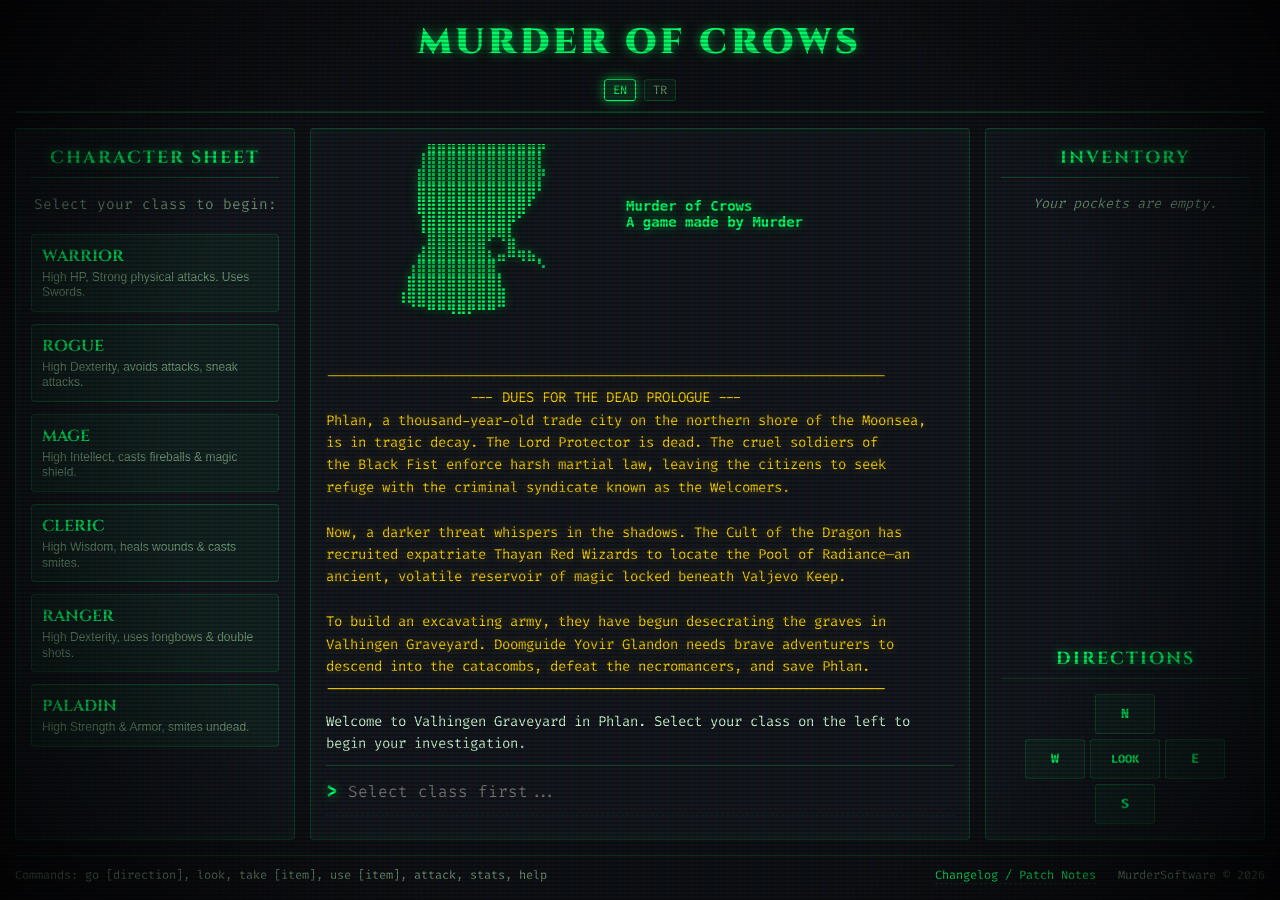
<file: index.html>
<!DOCTYPE html>
<html lang="en">
<head>
    <meta charset="UTF-8">
    <meta name="viewport" content="width=device-width, initial-scale=1.0">
    <title>Murder of Crows</title>
    <link rel="stylesheet" href="styles.css">
    <link rel="preconnect" href="https://fonts.googleapis.com">
    <link rel="preconnect" href="https://fonts.gstatic.com" crossorigin>
    <link href="https://fonts.googleapis.com/css2?family=Fira+Code:wght@400;500;700&family=Cinzel:wght@500;700;900&display=swap" rel="stylesheet">
</head>
<body>
    <div class="crt-overlay"></div>
    <div class="scanlines"></div>

    <div class="app-container">
        <!-- Header -->
        <header class="game-header">
            <h1 class="glow-title" id="game-title">MURDER OF CROWS</h1>
            <div class="lang-toggle-container">
                <button class="lang-btn active" id="lang-en" onclick="setLanguage('en')">EN</button>
                <button class="lang-btn" id="lang-tr" onclick="setLanguage('tr')">TR</button>
            </div>
            <div class="header-decor"></div>
        </header>

        <div class="game-layout">
            <!-- Left Sidebar: Character Sheet -->
            <aside class="sidebar character-sheet" id="char-sheet-panel">
                <h2 class="panel-title" data-translate="char_sheet">CHARACTER SHEET</h2>
                <div class="char-class-select" id="class-select-screen">
                    <p class="select-instruction" data-translate="select_class_instr">Select your class to begin:</p>
                    <button class="class-btn warrior-btn" onclick="selectClass('Warrior')">
                        <span class="class-title" data-translate="class_warrior_title">WARRIOR</span>
                        <span class="class-desc" data-translate="class_warrior_desc">High HP, Strong physical attacks. Uses Swords.</span>
                    </button>
                    <button class="class-btn rogue-btn" onclick="selectClass('Rogue')">
                        <span class="class-title" data-translate="class_rogue_title">ROGUE</span>
                        <span class="class-desc" data-translate="class_rogue_desc">High Dexterity, avoids attacks, sneak attacks.</span>
                    </button>
                    <button class="class-btn mage-btn" onclick="selectClass('Mage')">
                        <span class="class-title" data-translate="class_mage_title">MAGE</span>
                        <span class="class-desc" data-translate="class_mage_desc">High Intellect, casts fireballs & magic shield.</span>
                    </button>
                    <button class="class-btn cleric-btn" onclick="selectClass('Cleric')">
                        <span class="class-title" data-translate="class_cleric_title">CLERIC</span>
                        <span class="class-desc" data-translate="class_cleric_desc">High Wisdom, heals wounds & casts smites.</span>
                    </button>
                    <button class="class-btn ranger-btn" onclick="selectClass('Ranger')">
                        <span class="class-title" data-translate="class_ranger_title">RANGER</span>
                        <span class="class-desc" data-translate="class_ranger_desc">High Dexterity, uses longbows & double shots.</span>
                    </button>
                    <button class="class-btn paladin-btn" onclick="selectClass('Paladin')">
                        <span class="class-title" data-translate="class_paladin_title">PALADIN</span>
                        <span class="class-desc" data-translate="class_paladin_desc">High Strength & Armor, smites undead.</span>
                    </button>
                </div>

                <div class="char-details hidden" id="char-stats-info">
                    <div class="stat-group">
                        <span class="stat-label" data-translate="name_lbl">NAME:</span>
                        <span class="stat-value" id="stat-name">Hero</span>
                    </div>
                    <div class="stat-group">
                        <span class="stat-label" data-translate="class_lbl">CLASS:</span>
                        <span class="stat-value text-accent" id="stat-class">Warrior</span>
                    </div>
                    <div class="stat-group">
                        <span class="stat-label" data-translate="level_lbl">LEVEL:</span>
                        <span class="stat-value" id="stat-level">1</span>
                    </div>
                    <div class="stat-group">
                        <span class="stat-label" data-translate="xp_lbl">XP:</span>
                        <span class="stat-value" id="stat-xp">0 / 100</span>
                    </div>
                    
                    <div class="separator"></div>
                    
                    <div class="stat-bar-container">
                        <div class="stat-bar-label">HP: <span id="hp-text">20/20</span></div>
                        <div class="progress-bar">
                            <div class="progress-fill hp-fill" id="hp-bar" style="width: 100%"></div>
                        </div>
                    </div>

                    <div class="separator"></div>

                    <div class="stat-grid">
                        <div class="stat-box">
                            <span class="box-label">STR</span>
                            <span class="box-val" id="stat-str">15</span>
                        </div>
                        <div class="stat-box">
                            <span class="box-label">DEX</span>
                            <span class="box-val" id="stat-dex">12</span>
                        </div>
                        <div class="stat-box">
                            <span class="box-label">INT</span>
                            <span class="box-val" id="stat-int">10</span>
                        </div>
                        <div class="stat-box">
                            <span class="box-label">AC</span>
                            <span class="box-val" id="stat-ac">14</span>
                        </div>
                    </div>

                    <div class="separator"></div>

                    <h3 class="panel-sub-title" data-translate="equipped_lbl">EQUIPPED</h3>
                    <div class="stat-group">
                        <span class="stat-label" data-translate="wear_weapon">WEAPON:</span>
                        <span class="stat-value text-accent" id="wear-weapon">Fists</span>
                    </div>
                    <div class="stat-group">
                        <span class="stat-label" data-translate="wear_armor">ARMOR:</span>
                        <span class="stat-value" id="wear-armor">Leather Armor</span>
                    </div>
                    <div class="stat-group">
                        <span class="stat-label" data-translate="wear_gear">GEAR:</span>
                        <span class="stat-value" id="wear-gear">None</span>
                    </div>
                    <div class="stat-group">
                        <span class="stat-label" data-translate="wear_allies">ALLIES:</span>
                        <span class="stat-value text-gold" id="wear-allies">None</span>
                    </div>

                    <div class="separator"></div>
                    
                    <div class="stat-group">
                        <span class="stat-label" data-translate="gold_lbl">GOLD:</span>
                        <span class="stat-value text-gold" id="stat-gold">10 GP</span>
                    </div>
                </div>
            </aside>

            <!-- Main Area: The Console/Terminal -->
            <main class="console-container">
                <div class="console-screen" id="console-output">
                    <!-- Boot Sequence loaded dynamically in game.js -->
                </div>

                <div class="input-line-container">
                    <span class="prompt-symbol">&gt;</span>
                    <input type="text" id="console-input" autofocus autocomplete="off" disabled placeholder="Select class first...">
                </div>

                <!-- Suggestion Chips for easy interaction -->
                <div class="suggestion-chips" id="action-chips">
                    <!-- Will be populated dynamically based on context -->
                </div>
            </main>

            <!-- Right Sidebar: Inventory & Actions -->
            <aside class="sidebar inventory-panel">
                <h2 class="panel-title" data-translate="inventory_lbl">INVENTORY</h2>
                <div class="inventory-container" id="inventory-list">
                    <p class="empty-inventory-msg">Your pockets are empty.</p>
                </div>
                
                <h2 class="panel-title margin-top" data-translate="directions_lbl">DIRECTIONS</h2>
                <div class="direction-pad">
                    <button class="dir-btn" onclick="handleDirectionClick('north')">N</button>
                    <div class="dir-row">
                        <button class="dir-btn" onclick="handleDirectionClick('west')">W</button>
                        <button class="dir-btn center-btn" onclick="handleDirectionClick('look')">LOOK</button>
                        <button class="dir-btn" onclick="handleDirectionClick('east')">E</button>
                    </div>
                    <button class="dir-btn" onclick="handleDirectionClick('south')">S</button>
                </div>
            </aside>
        </div>

        <footer class="game-footer">
            <span id="footer-cmds" data-translate="footer_commands">Commands: go [direction], look, take [item], use [item], attack, stats, help</span>
            <div>
                <a href="changelog.html" data-translate="changelog_link" class="changelog-footer-link">Changelog / Patch Notes</a>
                <span>MurderSoftware &copy; 2026</span>
            </div>
        </footer>
    </div>

    <script src="utils.js"></script>
    <script src="art.js"></script>
    <script src="translations.js"></script>
    <script src="classes.js"></script>
    <script src="state.js"></script>
    <script src="dungeon.js"></script>
    <script src="ui.js"></script>
    <script src="combat.js"></script>
    <script src="savestate.js"></script>
    <script src="actions.js"></script>
    <script src="game.js"></script>
</body>
</html>
</file>
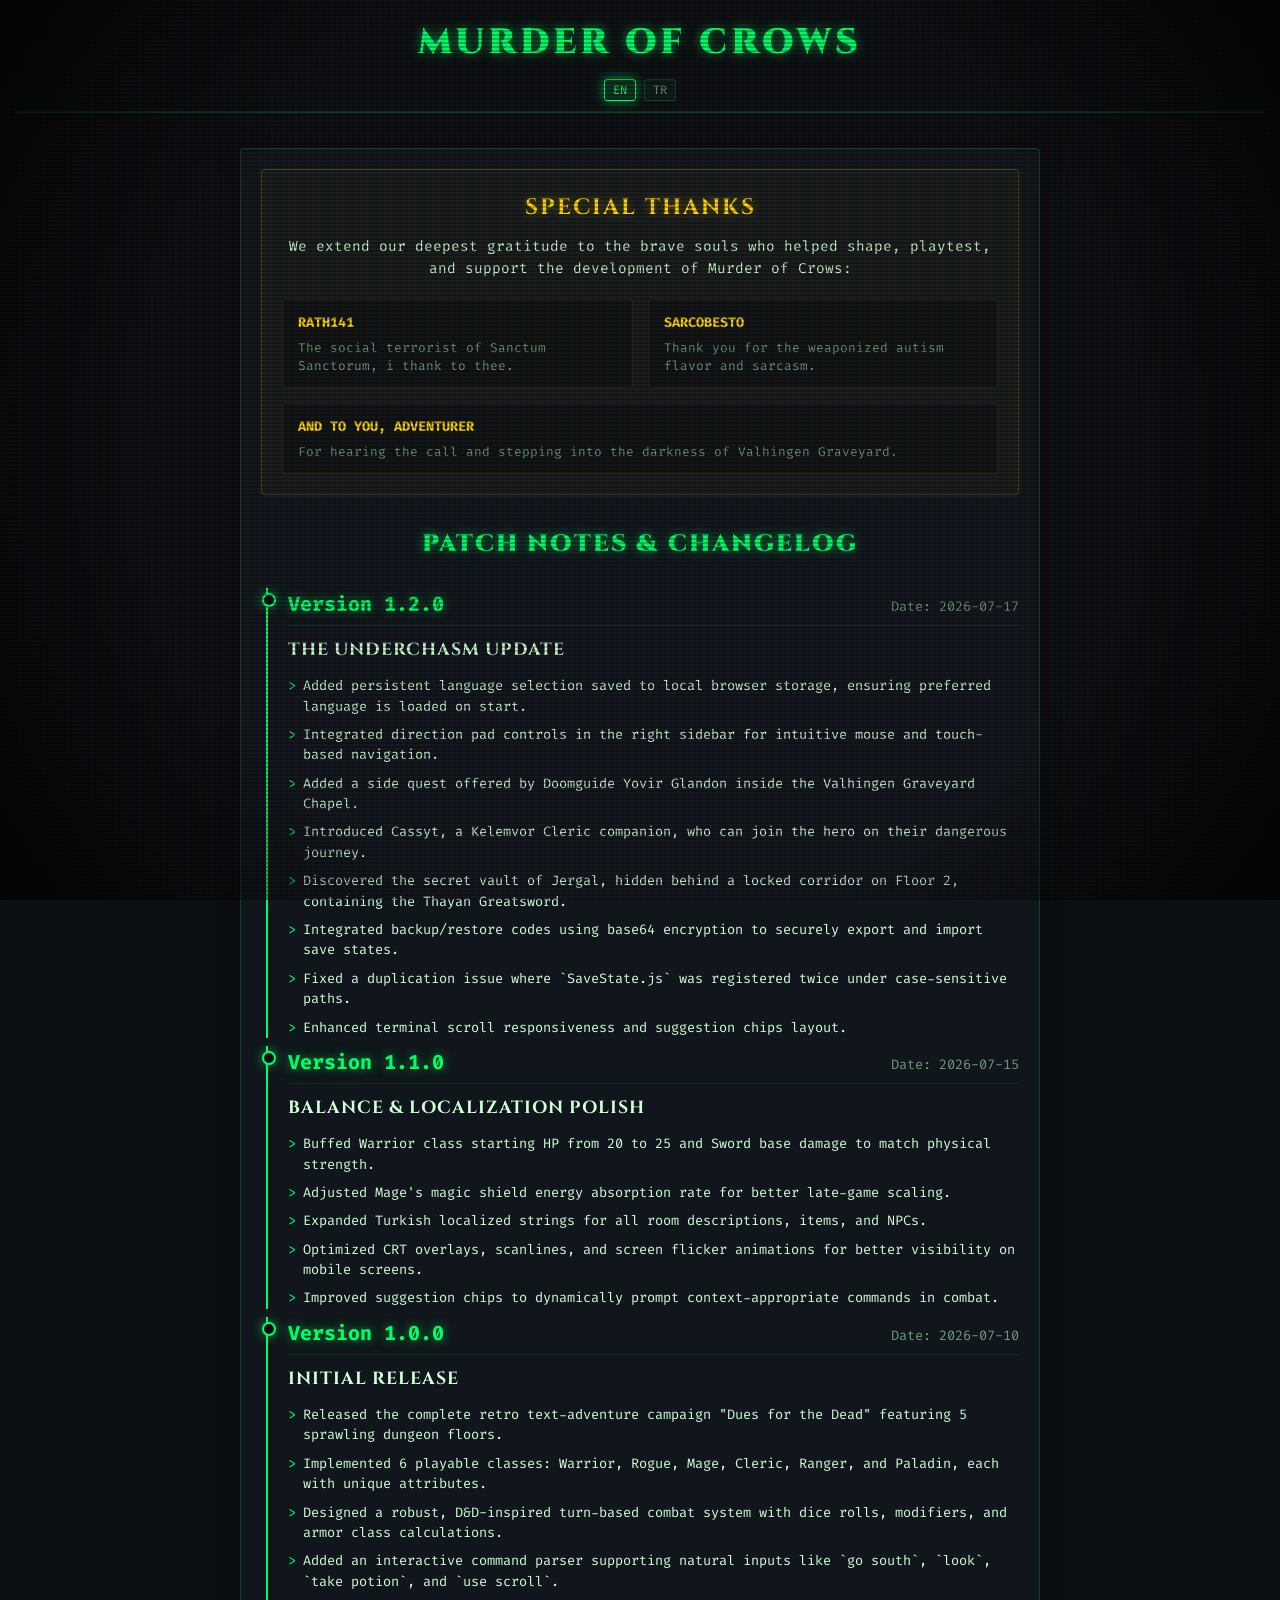
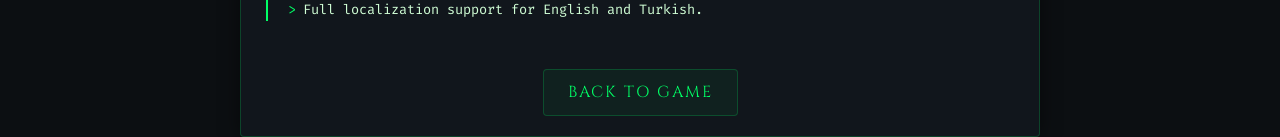
<file: changelog.html>
<!DOCTYPE html>
<html lang="en">
<head>
    <meta charset="UTF-8">
    <meta name="viewport" content="width=device-width, initial-scale=1.0">
    <title>Patch Notes & Changelog - Murder of Crows</title>
    <link rel="stylesheet" href="styles.css">
    <link rel="preconnect" href="https://fonts.googleapis.com">
    <link rel="preconnect" href="https://fonts.gstatic.com" crossorigin>
    <link href="https://fonts.googleapis.com/css2?family=Fira+Code:wght@400;500;700&family=Cinzel:wght@500;700;900&display=swap" rel="stylesheet">
    <style>
        body {
            overflow-y: auto; /* Allow scrolling for changelog content */
        }
        .changelog-container {
            max-width: 800px;
            margin: 20px auto;
            padding: 20px;
            background: var(--panel-bg);
            border: 1px solid var(--panel-border);
            border-radius: 4px;
            box-shadow: 0 0 20px rgba(0, 0, 0, 0.5);
            position: relative;
            z-index: 10;
        }
        .changelog-container:focus-within {
            border-color: var(--panel-border-focus);
        }
        .thanks-section {
            border: 1px solid rgba(255, 215, 0, 0.2);
            background: rgba(255, 215, 0, 0.03);
            padding: 20px;
            border-radius: 4px;
            margin-bottom: 30px;
            box-shadow: 0 0 10px rgba(255, 215, 0, 0.05);
        }
        .thanks-title {
            font-family: var(--font-header);
            color: var(--gold-color);
            text-shadow: var(--gold-glow);
            text-align: center;
            margin-bottom: 10px;
            letter-spacing: 2px;
            font-size: 1.4rem;
        }
        .thanks-desc {
            text-align: center;
            font-size: 0.9rem;
            color: var(--text-primary);
            margin-bottom: 20px;
            line-height: 1.5;
        }
        .thanks-grid {
            display: grid;
            grid-template-columns: 1fr;
            gap: 15px;
        }
        @media(min-width: 600px) {
            .thanks-grid {
                grid-template-columns: 1fr 1fr;
            }
            .thanks-full-width {
                grid-column: span 2;
            }
        }
        .thanks-item {
            background: rgba(12, 15, 18, 0.6);
            border: 1px solid rgba(255, 215, 0, 0.1);
            padding: 12px 15px;
            border-radius: 4px;
        }
        .thanks-item-title {
            color: var(--gold-color);
            font-weight: bold;
            font-size: 0.85rem;
            margin-bottom: 5px;
            text-transform: uppercase;
        }
        .thanks-item-desc {
            font-size: 0.8rem;
            color: var(--text-muted);
            line-height: 1.4;
        }
        .version-list {
            display: flex;
            flex-direction: column;
            gap: 30px;
        }
        .version-entry {
            border-left: 2px solid var(--accent-color);
            padding-left: 20px;
            margin-left: 5px;
            position: relative;
        }
        .version-entry::before {
            content: '';
            position: absolute;
            left: -6px;
            top: 5px;
            width: 10px;
            height: 10px;
            border-radius: 50%;
            background: var(--bg-color);
            border: 2px solid var(--accent-color);
            box-shadow: var(--accent-glow);
        }
        .version-header {
            display: flex;
            justify-content: space-between;
            align-items: baseline;
            flex-wrap: wrap;
            margin-bottom: 10px;
            border-bottom: 1px solid rgba(0, 255, 102, 0.1);
            padding-bottom: 5px;
        }
        .version-number {
            font-size: 1.25rem;
            font-weight: bold;
            color: var(--accent-color);
            text-shadow: var(--accent-glow);
        }
        .version-date {
            font-size: 0.85rem;
            color: var(--text-muted);
        }
        .version-title {
            font-family: var(--font-header);
            font-size: 1.1rem;
            color: var(--text-primary);
            margin: 5px 0 12px 0;
            letter-spacing: 1px;
        }
        .version-changes {
            list-style-type: none;
            padding-left: 0;
        }
        .version-changes li {
            position: relative;
            padding-left: 15px;
            margin-bottom: 8px;
            font-size: 0.85rem;
            line-height: 1.5;
        }
        .version-changes li::before {
            content: '>';
            position: absolute;
            left: 0;
            color: var(--accent-color);
        }
        .back-container {
            text-align: center;
            margin-top: 40px;
        }
        .back-btn {
            background: rgba(0, 255, 102, 0.05);
            border: 1px solid var(--panel-border);
            color: var(--accent-color);
            font-family: var(--font-header);
            font-size: 1rem;
            padding: 10px 24px;
            cursor: pointer;
            border-radius: 4px;
            text-decoration: none;
            display: inline-block;
            transition: all 0.15s ease;
            letter-spacing: 2px;
        }
        .back-btn:hover {
            background: rgba(0, 255, 102, 0.15);
            border-color: var(--accent-color);
            box-shadow: var(--accent-glow);
            text-shadow: var(--accent-glow);
        }
    </style>
</head>
<body>
    <div class="crt-overlay"></div>
    <div class="scanlines"></div>

    <div class="app-container">
        <!-- Header -->
        <header class="game-header">
            <h1 class="glow-title" id="game-title">MURDER OF CROWS</h1>
            <div class="lang-toggle-container">
                <button class="lang-btn" id="lang-en" onclick="setChangelogLanguage('en')">EN</button>
                <button class="lang-btn" id="lang-tr" onclick="setChangelogLanguage('tr')">TR</button>
            </div>
            <div class="header-decor"></div>
        </header>

        <!-- Changelog Core Content -->
        <div class="changelog-container">
            <!-- Special Thanks Section -->
            <section class="thanks-section">
                <h2 class="thanks-title" data-translate="special_thanks_title">SPECIAL THANKS</h2>
                <p class="thanks-desc" data-translate="special_thanks_subtitle">We extend our deepest gratitude to the brave souls who helped shape, playtest, and support the development of Murder of Crows:</p>
                <div class="thanks-grid">
                    <div class="thanks-item">
                        <div class="thanks-item-title" data-translate="thanks_playtesters_title">Rath141</div>
                        <div class="thanks-item-desc" data-translate="thanks_playtesters_desc">The social terrorist of Sanctum Sanctorum, i thank to thee.</div>
                    </div>
                    <div class="thanks-item">
                        <div class="thanks-item-title" data-translate="thanks_doomguides_title">Sarcobesto</div>
                        <div class="thanks-item-desc" data-translate="thanks_doomguides_desc">Thank you for the weaponized autism flavor and sarcasm.</div>
                    </div>
                    <div class="thanks-item thanks-full-width">
                        <div class="thanks-item-title" data-translate="thanks_adventurer_title">And to You, Adventurer</div>
                        <div class="thanks-item-desc" data-translate="thanks_adventurer_desc">For hearing the call and stepping into the darkness of Valhingen Graveyard.</div>
                    </div>
                </div>
            </section>

            <!-- Patch Notes Header -->
            <h2 class="glow-title" style="font-size: 1.5rem; text-align: center; margin-bottom: 25px; letter-spacing: 2px;" data-translate="changelog_title">PATCH NOTES & CHANGELOG</h2>

            <!-- Changelog Entries -->
            <div class="version-list">
                <!-- English Version Notes -->
                <div data-lang-section="en">
                    <!-- v1.2.0 -->
                    <div class="version-entry">
                        <div class="version-header">
                            <span class="version-number"><span data-translate="version">Version</span> 1.2.0</span>
                            <span class="version-date"><span data-translate="patch_date">Date</span>: 2026-07-17</span>
                        </div>
                        <h3 class="version-title">THE UNDERCHASM UPDATE</h3>
                        <ul class="version-changes">
                            <li>Added persistent language selection saved to local browser storage, ensuring preferred language is loaded on start.</li>
                            <li>Integrated direction pad controls in the right sidebar for intuitive mouse and touch-based navigation.</li>
                            <li>Added a side quest offered by Doomguide Yovir Glandon inside the Valhingen Graveyard Chapel.</li>
                            <li>Introduced Cassyt, a Kelemvor Cleric companion, who can join the hero on their dangerous journey.</li>
                            <li>Discovered the secret vault of Jergal, hidden behind a locked corridor on Floor 2, containing the Thayan Greatsword.</li>
                            <li>Integrated backup/restore codes using base64 encryption to securely export and import save states.</li>
                            <li>Fixed a duplication issue where `SaveState.js` was registered twice under case-sensitive paths.</li>
                            <li>Enhanced terminal scroll responsiveness and suggestion chips layout.</li>
                        </ul>
                    </div>

                    <!-- v1.1.0 -->
                    <div class="version-entry">
                        <div class="version-header">
                            <span class="version-number"><span data-translate="version">Version</span> 1.1.0</span>
                            <span class="version-date"><span data-translate="patch_date">Date</span>: 2026-07-15</span>
                        </div>
                        <h3 class="version-title">BALANCE & LOCALIZATION POLISH</h3>
                        <ul class="version-changes">
                            <li>Buffed Warrior class starting HP from 20 to 25 and Sword base damage to match physical strength.</li>
                            <li>Adjusted Mage's magic shield energy absorption rate for better late-game scaling.</li>
                            <li>Expanded Turkish localized strings for all room descriptions, items, and NPCs.</li>
                            <li>Optimized CRT overlays, scanlines, and screen flicker animations for better visibility on mobile screens.</li>
                            <li>Improved suggestion chips to dynamically prompt context-appropriate commands in combat.</li>
                        </ul>
                    </div>

                    <!-- v1.0.0 -->
                    <div class="version-entry">
                        <div class="version-header">
                            <span class="version-number"><span data-translate="version">Version</span> 1.0.0</span>
                            <span class="version-date"><span data-translate="patch_date">Date</span>: 2026-07-10</span>
                        </div>
                        <h3 class="version-title">INITIAL RELEASE</h3>
                        <ul class="version-changes">
                            <li>Released the complete retro text-adventure campaign "Dues for the Dead" featuring 5 sprawling dungeon floors.</li>
                            <li>Implemented 6 playable classes: Warrior, Rogue, Mage, Cleric, Ranger, and Paladin, each with unique attributes.</li>
                            <li>Designed a robust, D&D-inspired turn-based combat system with dice rolls, modifiers, and armor class calculations.</li>
                            <li>Added an interactive command parser supporting natural inputs like `go south`, `look`, `take potion`, and `use scroll`.</li>
                            <li>Full localization support for English and Turkish.</li>
                        </ul>
                    </div>
                </div>

                <!-- Turkish Version Notes -->
                <div data-lang-section="tr">
                    <!-- v1.2.0 -->
                    <div class="version-entry">
                        <div class="version-header">
                            <span class="version-number"><span data-translate="version">Sürüm</span> 1.2.0</span>
                            <span class="version-date"><span data-translate="patch_date">Tarih</span>: 2026-07-17</span>
                        </div>
                        <h3 class="version-title">YERALTI KANYONU GÜNCELLEMESİ</h3>
                        <ul class="version-changes">
                            <li>Tarayıcı yerel depolama alanına kaydedilen kalıcı dil seçimi eklendi, böylece tercih edilen dil başlangıçta otomatik olarak yüklenir.</li>
                            <li>Fare ve dokunmatik ekran tabanlı yönlendirme için sağ kenar çubuğuna yön pedi kontrolleri entegre edildi.</li>
                            <li>Valhingen Mezarlık Şapeli'ndeki Doomguide Yovir Glandon tarafından verilen yeni bir yan görev eklendi.</li>
                            <li>Kahramana tehlikeli yolculuğunda katılabilecek Kelemvor Cleric yoldaşı Cassyt oyuna dahil edildi.</li>
                            <li>Kat 2'deki kilitli bir koridorun arkasında gizlenmiş, Thayan Çift Elli Kılıcı içeren Jergal'ın gizli kasası keşfedildi.</li>
                            <li>Kayıtları güvenli bir şekilde dışa aktarmak ve içe aktarmak için base64 şifrelemeli yedekleme kodları entegre edildi.</li>
                            <li>`SaveState.js` dosyasının büyük-küçük harfe duyarlı yollar nedeniyle iki kez kaydedildiği bir çoğaltma sorunu giderildi.</li>
                            <li>Terminal kaydırma hassasiyeti ve önerilen komut butonlarının düzeni iyileştirildi.</li>
                        </ul>
                    </div>

                    <!-- v1.1.0 -->
                    <div class="version-entry">
                        <div class="version-header">
                            <span class="version-number"><span data-translate="version">Sürüm</span> 1.1.0</span>
                            <span class="version-date"><span data-translate="patch_date">Tarih</span>: 2026-07-15</span>
                        </div>
                        <h3 class="version-title">DENGELEME VE YERELLEŞTİRME CİLASI</h3>
                        <ul class="version-changes">
                            <li>Savaşçı sınıfının başlangıç canı (HP) 20'den 25'e yükseltildi ve kılıç hasarı fiziksel güçle eşleşecek şekilde artırıldı.</li>
                            <li>Büyücü'nün sihirli kalkanının emilim oranları, oyun sonu aşamaları için daha iyi ölçeklenecek şekilde ayarlandı.</li>
                            <li>Oda açıklamaları, eşyalar ve NPC'ler için Türkçe yerelleştirilmiş metinler genişletildi.</li>
                            <li>Mobil ekranlarda daha iyi okunabilirlik için CRT ekran efektleri, tarama çizgileri ve titreşim animasyonları optimize edildi.</li>
                            <li>Savaş sırasında duruma uygun komutları dinamik olarak gösteren öneri butonları iyileştirildi.</li>
                        </ul>
                    </div>

                    <!-- v1.0.0 -->
                    <div class="version-entry">
                        <div class="version-header">
                            <span class="version-number"><span data-translate="version">Sürüm</span> 1.0.0</span>
                            <span class="version-date"><span data-translate="patch_date">Tarih</span>: 2026-07-10</span>
                        </div>
                        <h3 class="version-title">İLK SÜRÜM</h3>
                        <ul class="version-changes">
                            <li>5 katlı büyük katakomb haritasını içeren retro metin macerası "Dues for the Dead" hikayesi yayınlandı.</li>
                            <li>Kendine has niteliklere sahip 6 oynanabilir sınıf eklendi: Savaşçı, Haydut, Büyücü, Ruhban, Korucu ve Paladin.</li>
                            <li>Zar atışları, nitelik bonusları ve zırh sınıfı hesaplamaları içeren D&D esintili sıra tabanlı savaş sistemi tasarlandı.</li>
                            <li>`git güney`, `bak`, `al potion` ve `use scroll` gibi doğal girdileri destekleyen komut satırı oluşturuldu.</li>
                            <li>İngilizce ve Türkçe dilleri için tam yerelleştirme desteği.</li>
                        </ul>
                    </div>
                </div>
            </div>

            <!-- Back to Game Link -->
            <div class="back-container">
                <a href="index.html" class="back-btn" data-translate="back_to_game">BACK TO GAME</a>
            </div>
        </div>
    </div>

    <script src="translations.js"></script>
    <script>
        let currentLang = localStorage.getItem("moc_lang") || "en";

        function setChangelogLanguage(lang) {
            currentLang = lang;
            localStorage.setItem("moc_lang", lang);

            document.getElementById("lang-en").classList.toggle("active", lang === "en");
            document.getElementById("lang-tr").classList.toggle("active", lang === "tr");

            // Translate general text with data-translate attributes
            document.querySelectorAll("[data-translate]").forEach(el => {
                const key = el.getAttribute("data-translate");
                if (TRANSLATIONS[lang] && TRANSLATIONS[lang][key]) {
                    el.textContent = TRANSLATIONS[lang][key];
                }
            });

            // Toggle visibility of version sections based on language
            document.querySelectorAll("[data-lang-section]").forEach(el => {
                const elLang = el.getAttribute("data-lang-section");
                if (elLang === lang) {
                    el.style.display = "block";
                } else {
                    el.style.display = "none";
                }
            });
        }

        // Initialize language
        setChangelogLanguage(currentLang);
    </script>
</body>
</html>
</file>
<file: styles.css>
/* CSS Variables for Theming */
:root {
    --bg-color: #0c0f12;
    --panel-bg: rgba(20, 26, 33, 0.7);
    --panel-border: rgba(0, 255, 102, 0.2);
    --panel-border-focus: rgba(0, 255, 102, 0.6);
    --text-primary: #d1ffd6;
    --text-muted: #709a78;
    --accent-color: #00ff66;
    --accent-glow: 0 0 10px rgba(0, 255, 102, 0.5), 0 0 20px rgba(0, 255, 102, 0.2);
    --gold-color: #ffd700;
    --gold-glow: 0 0 10px rgba(255, 215, 0, 0.4);
    --danger-color: #ff3333;
    --danger-glow: 0 0 10px rgba(255, 51, 51, 0.5);
    --font-mono: 'Fira Code', 'Courier New', monospace;
    --font-header: 'Cinzel', serif;
}

* {
    box-sizing: border-box;
    margin: 0;
    padding: 0;
}

body {
    background-color: var(--bg-color);
    color: var(--text-primary);
    font-family: var(--font-mono);
    font-size: 14px;
    line-height: 1.6;
    height: 100vh;
    overflow: hidden;
    position: relative;
}

/* CRT Scanlines and Screen Effects */
.crt-overlay {
    position: absolute;
    top: 0;
    left: 0;
    width: 100%;
    height: 100%;
    background: radial-gradient(circle, rgba(18, 25, 33, 0) 60%, rgba(0, 0, 0, 0.8) 100%);
    pointer-events: none;
    z-index: 999;
}

.scanlines {
    position: absolute;
    top: 0;
    left: 0;
    width: 100%;
    height: 100%;
    background: linear-gradient(
        rgba(18, 16, 16, 0) 50%, 
        rgba(0, 0, 0, 0.25) 50%
    ), linear-gradient(
        90deg,
        rgba(255, 0, 0, 0.06),
        rgba(0, 255, 0, 0.02),
        rgba(0, 0, 255, 0.06)
    );
    background-size: 100% 4px, 6px 100%;
    pointer-events: none;
    z-index: 998;
}

/* Application Container */
.app-container {
    display: flex;
    flex-direction: column;
    height: 100vh;
    padding: 15px;
    max-width: 1400px;
    margin: 0 auto;
    gap: 15px;
}

/* Header */
.game-header {
    text-align: center;
    border-bottom: 2px solid var(--panel-border);
    padding-bottom: 10px;
}

.glow-title {
    font-family: var(--font-header);
    font-size: 2.2rem;
    font-weight: 900;
    letter-spacing: 4px;
    color: var(--accent-color);
    text-shadow: var(--accent-glow);
}

/* Layout */
.game-layout {
    display: grid;
    grid-template-columns: 280px 1fr 280px;
    flex-grow: 1;
    gap: 15px;
    min-height: 0; /* Important for flex/grid inner scroll */
}

/* Sidebar Panels */
.sidebar {
    background: var(--panel-bg);
    border: 1px solid var(--panel-border);
    border-radius: 4px;
    display: flex;
    flex-direction: column;
    padding: 15px;
    backdrop-filter: blur(4px);
    overflow-y: auto;
    box-shadow: inset 0 0 15px rgba(0, 255, 102, 0.05);
}

.panel-title {
    font-family: var(--font-header);
    font-size: 1.1rem;
    letter-spacing: 2px;
    border-bottom: 1px solid var(--panel-border);
    padding-bottom: 5px;
    margin-bottom: 15px;
    color: var(--accent-color);
    text-shadow: var(--accent-glow);
    text-align: center;
}

.panel-sub-title {
    font-family: var(--font-header);
    font-size: 0.95rem;
    letter-spacing: 1.5px;
    border-bottom: 1px dashed var(--panel-border);
    padding-bottom: 3px;
    margin-bottom: 10px;
    margin-top: 15px;
    color: var(--accent-color);
    text-shadow: var(--accent-glow);
    text-align: center;
}

.margin-top {
    margin-top: 20px;
}

/* Character Selection Panel */
.char-class-select {
    display: flex;
    flex-direction: column;
    gap: 12px;
}

.select-instruction {
    font-size: 0.9rem;
    color: var(--text-muted);
    text-align: center;
    margin-bottom: 5px;
}

.class-btn {
    background: rgba(0, 255, 102, 0.05);
    border: 1px solid var(--panel-border);
    color: var(--text-primary);
    padding: 10px;
    border-radius: 4px;
    cursor: pointer;
    text-align: left;
    transition: all 0.2s ease-in-out;
}

.class-btn:hover {
    background: rgba(0, 255, 102, 0.15);
    border-color: var(--accent-color);
    box-shadow: var(--accent-glow);
}

.class-title {
    display: block;
    font-family: var(--font-header);
    font-weight: bold;
    font-size: 1rem;
    margin-bottom: 3px;
    color: var(--accent-color);
}

.class-desc {
    display: block;
    font-size: 0.75rem;
    color: var(--text-muted);
    line-height: 1.3;
}

/* Character Sheet details */
.char-details {
    display: flex;
    flex-direction: column;
    gap: 10px;
}

.stat-group {
    display: flex;
    justify-content: space-between;
    font-size: 0.9rem;
}

.stat-label {
    color: var(--text-muted);
}

.stat-value {
    font-weight: bold;
}

.text-accent {
    color: var(--accent-color);
}

.text-gold {
    color: var(--gold-color);
    text-shadow: var(--gold-glow);
}

.separator {
    height: 1px;
    background: var(--panel-border);
    margin: 8px 0;
}

/* HP Progress Bar */
.stat-bar-container {
    margin: 5px 0;
}

.stat-bar-label {
    font-size: 0.85rem;
    margin-bottom: 4px;
    display: flex;
    justify-content: space-between;
}

.progress-bar {
    width: 100%;
    height: 10px;
    background: rgba(255, 255, 255, 0.05);
    border: 1px solid var(--panel-border);
    border-radius: 3px;
    overflow: hidden;
}

.progress-fill {
    height: 100%;
    width: 0%;
    transition: width 0.3s ease;
}

.hp-fill {
    background: var(--danger-color);
    box-shadow: var(--danger-glow);
}

/* Stat Matrix */
.stat-grid {
    display: grid;
    grid-template-columns: repeat(2, 1fr);
    gap: 8px;
}

.stat-box {
    background: rgba(0, 0, 0, 0.3);
    border: 1px solid var(--panel-border);
    padding: 8px;
    border-radius: 3px;
    text-align: center;
}

.box-label {
    display: block;
    font-size: 0.75rem;
    color: var(--text-muted);
}

.box-val {
    display: block;
    font-size: 1.1rem;
    font-weight: bold;
    color: var(--accent-color);
}

/* Inventory List */
.inventory-container {
    display: flex;
    flex-direction: column;
    gap: 8px;
    flex-grow: 1;
    overflow-y: auto;
}

.empty-inventory-msg {
    color: var(--text-muted);
    font-style: italic;
    text-align: center;
    font-size: 0.85rem;
}

.inventory-item {
    background: rgba(255, 255, 255, 0.02);
    border: 1px dashed var(--panel-border);
    padding: 6px 10px;
    border-radius: 3px;
    font-size: 0.85rem;
    display: flex;
    justify-content: space-between;
    align-items: center;
}

.inventory-item.quest {
    border-color: var(--gold-color);
    color: var(--gold-color);
}

.inventory-item button {
    background: rgba(0, 255, 102, 0.1);
    border: 1px solid var(--panel-border);
    color: var(--accent-color);
    font-family: var(--font-mono);
    font-size: 0.75rem;
    padding: 2px 6px;
    cursor: pointer;
    border-radius: 2px;
}

.inventory-item button:hover {
    background: var(--accent-color);
    color: var(--bg-color);
}

/* Direction Pad */
.direction-pad {
    display: flex;
    flex-direction: column;
    align-items: center;
    gap: 5px;
}

.dir-row {
    display: flex;
    gap: 5px;
}

.dir-btn {
    width: 60px;
    height: 40px;
    background: rgba(0, 255, 102, 0.05);
    border: 1px solid var(--panel-border);
    color: var(--accent-color);
    font-family: var(--font-mono);
    font-weight: bold;
    cursor: pointer;
    border-radius: 3px;
    transition: all 0.1s ease;
}

.dir-btn:hover {
    background: var(--accent-color);
    color: var(--bg-color);
    box-shadow: var(--accent-glow);
}

.center-btn {
    width: 70px;
    font-size: 0.75rem;
}

/* Console Container */
.console-container {
    background: var(--panel-bg);
    border: 1px solid var(--panel-border);
    border-radius: 4px;
    display: flex;
    flex-direction: column;
    padding: 15px;
    overflow: hidden;
    box-shadow: inset 0 0 20px rgba(0, 255, 102, 0.05);
}

.console-screen {
    flex-grow: 1;
    overflow-y: auto;
    padding-right: 5px;
    display: flex;
    flex-direction: column;
    gap: 10px;
}

/* Custom Scrollbar for scrollable panels */
.console-screen::-webkit-scrollbar,
.sidebar::-webkit-scrollbar {
    width: 6px;
}

.console-screen::-webkit-scrollbar-thumb,
.sidebar::-webkit-scrollbar-thumb {
    background: var(--panel-border);
    border-radius: 3px;
}

.console-screen::-webkit-scrollbar-thumb:hover,
.sidebar::-webkit-scrollbar-thumb:hover {
    background: var(--accent-color);
}

/* Terminal Text Lines */
.console-line {
    animation: textAppear 0.1s ease-out forwards;
    white-space: pre-wrap;
    word-break: break-word;
}

.system-msg {
    color: var(--text-muted);
    font-size: 0.8rem;
}

.title-art {
    color: var(--accent-color);
    font-weight: bold;
    text-shadow: var(--accent-glow);
    line-height: 1.1;
    margin: 10px 0;
}

.combat-log {
    border-left: 2px solid var(--danger-color);
    padding-left: 8px;
    color: #ff8888;
}

.combat-victory {
    border-left: 2px solid var(--gold-color);
    padding-left: 8px;
    color: var(--gold-color);
}

.room-title {
    font-family: var(--font-header);
    color: var(--accent-color);
    font-size: 1.2rem;
    font-weight: bold;
    margin-top: 15px;
    border-bottom: 1px dotted var(--panel-border);
    padding-bottom: 3px;
}

.user-command {
    color: var(--gold-color);
    font-weight: bold;
    margin-top: 8px;
}

/* Command Prompt Input */
.input-line-container {
    display: flex;
    align-items: center;
    border-top: 1px solid var(--panel-border);
    padding-top: 10px;
    margin-top: 10px;
}

.prompt-symbol {
    color: var(--accent-color);
    font-weight: bold;
    font-size: 1.2rem;
    margin-right: 10px;
    text-shadow: var(--accent-glow);
}

#console-input {
    flex-grow: 1;
    background: transparent;
    border: none;
    outline: none;
    color: var(--text-primary);
    font-family: var(--font-mono);
    font-size: 1rem;
    width: 100%;
}

#console-input:disabled {
    color: var(--text-muted);
    cursor: not-allowed;
}

/* Suggestion Chips */
.suggestion-chips {
    display: flex;
    flex-wrap: wrap;
    gap: 8px;
    margin-top: 8px;
    padding-top: 8px;
    border-top: 1px dashed rgba(0, 255, 102, 0.1);
}

.chip {
    background: rgba(0, 255, 102, 0.05);
    border: 1px solid var(--panel-border);
    color: var(--accent-color);
    padding: 3px 8px;
    border-radius: 12px;
    font-size: 0.75rem;
    cursor: pointer;
    transition: all 0.15s ease;
}

.chip:hover {
    background: rgba(0, 255, 102, 0.2);
    border-color: var(--accent-color);
    box-shadow: var(--accent-glow);
}

/* Footer styling */
.game-footer {
    display: flex;
    justify-content: space-between;
    border-top: 1px solid var(--panel-border);
    padding-top: 10px;
    font-size: 0.75rem;
    color: var(--text-muted);
}

.changelog-footer-link {
    color: var(--accent-color);
    text-decoration: none;
    border-bottom: 1px dashed var(--panel-border);
    margin-right: 15px;
    font-family: var(--font-mono);
    font-size: 0.75rem;
    transition: all 0.15s ease;
}

.changelog-footer-link:hover {
    border-bottom-color: var(--accent-color);
    text-shadow: var(--accent-glow);
}

/* Helpers */
.hidden {
    display: none !important;
}

/* Language Toggle Buttons styling */
.lang-toggle-container {
    display: flex;
    justify-content: center;
    gap: 8px;
    margin-top: 8px;
}

.lang-btn {
    background: rgba(0, 255, 102, 0.05);
    border: 1px solid var(--panel-border);
    color: var(--text-muted);
    font-family: var(--font-mono);
    font-size: 0.75rem;
    padding: 2px 8px;
    cursor: pointer;
    border-radius: 3px;
    transition: all 0.15s ease;
}

.lang-btn.active, .lang-btn:hover {
    color: var(--accent-color);
    border-color: var(--accent-color);
    box-shadow: var(--accent-glow);
    background: rgba(0, 255, 102, 0.15);
}

/* Typing / Appearance Keyframes */
@keyframes textAppear {
    from {
        opacity: 0;
        transform: translateY(2px);
    }
    to {
        opacity: 1;
        transform: translateY(0);
    }
}
</file>
